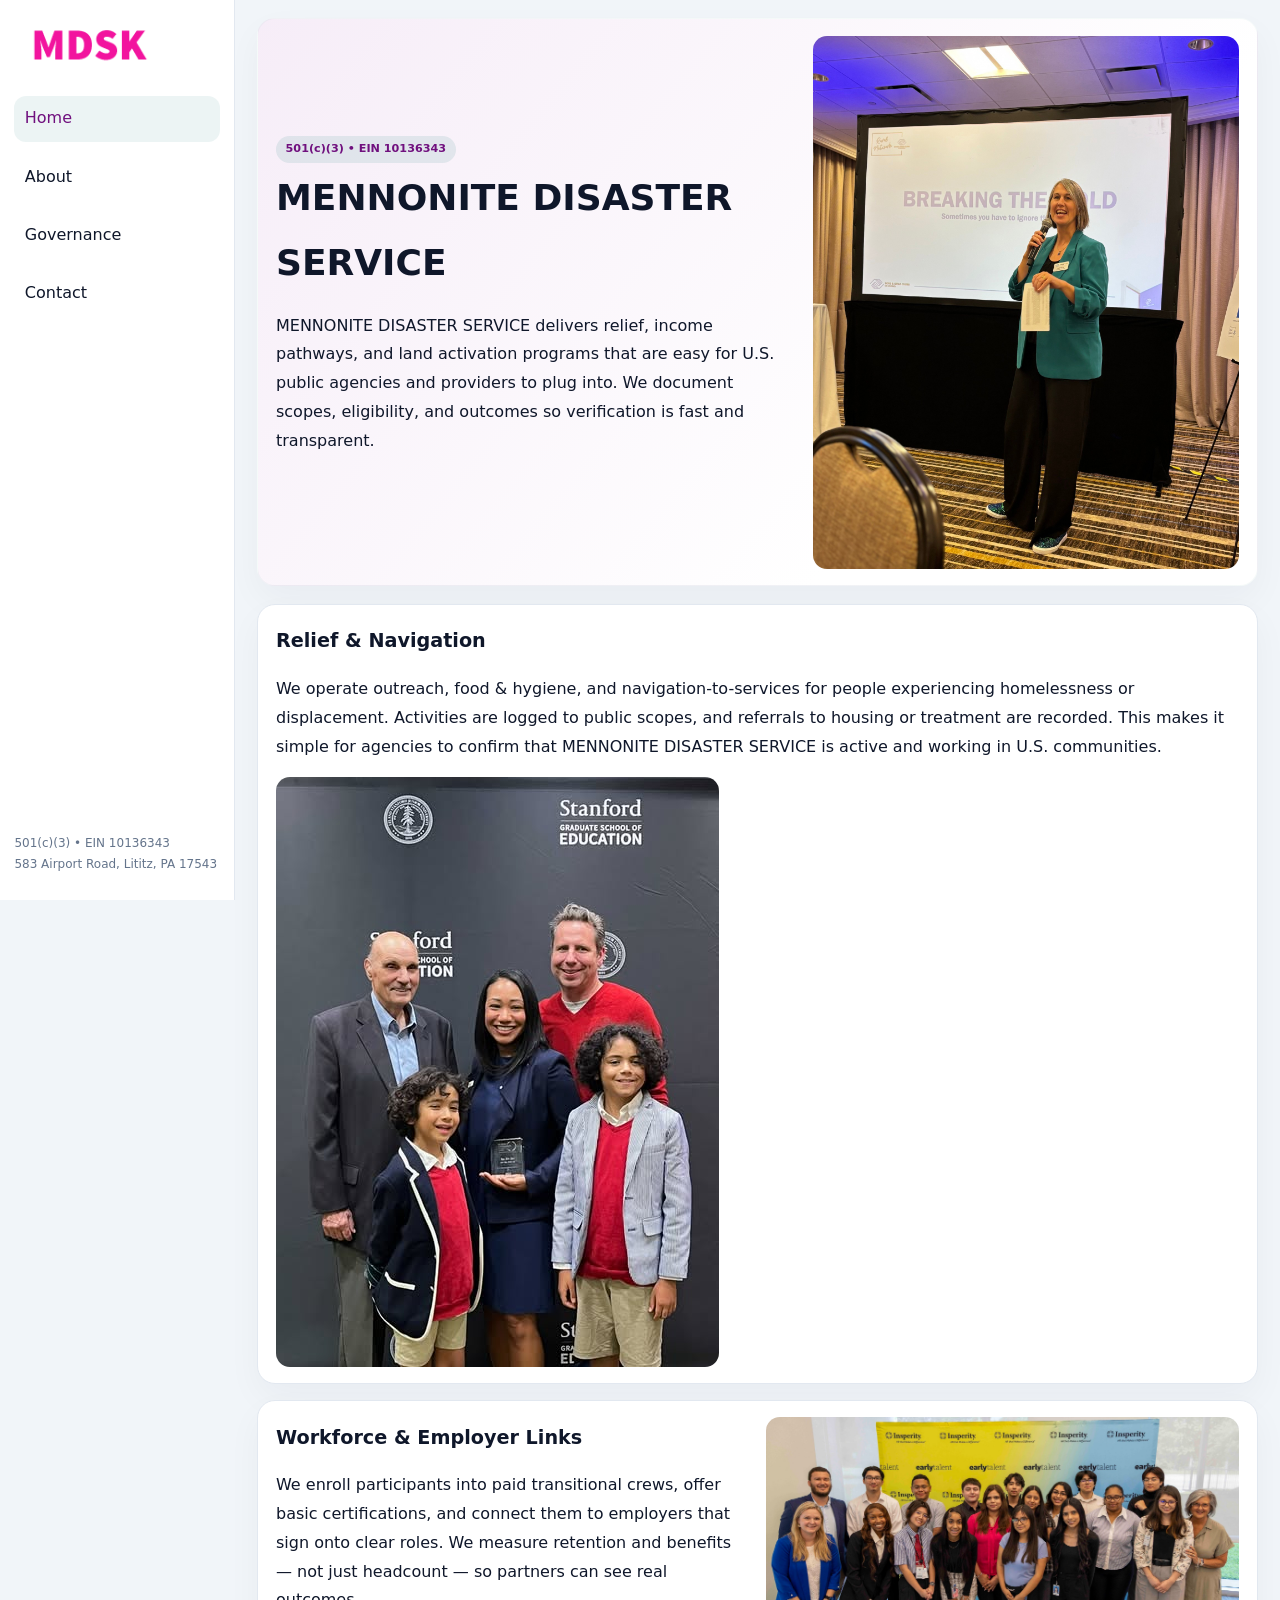
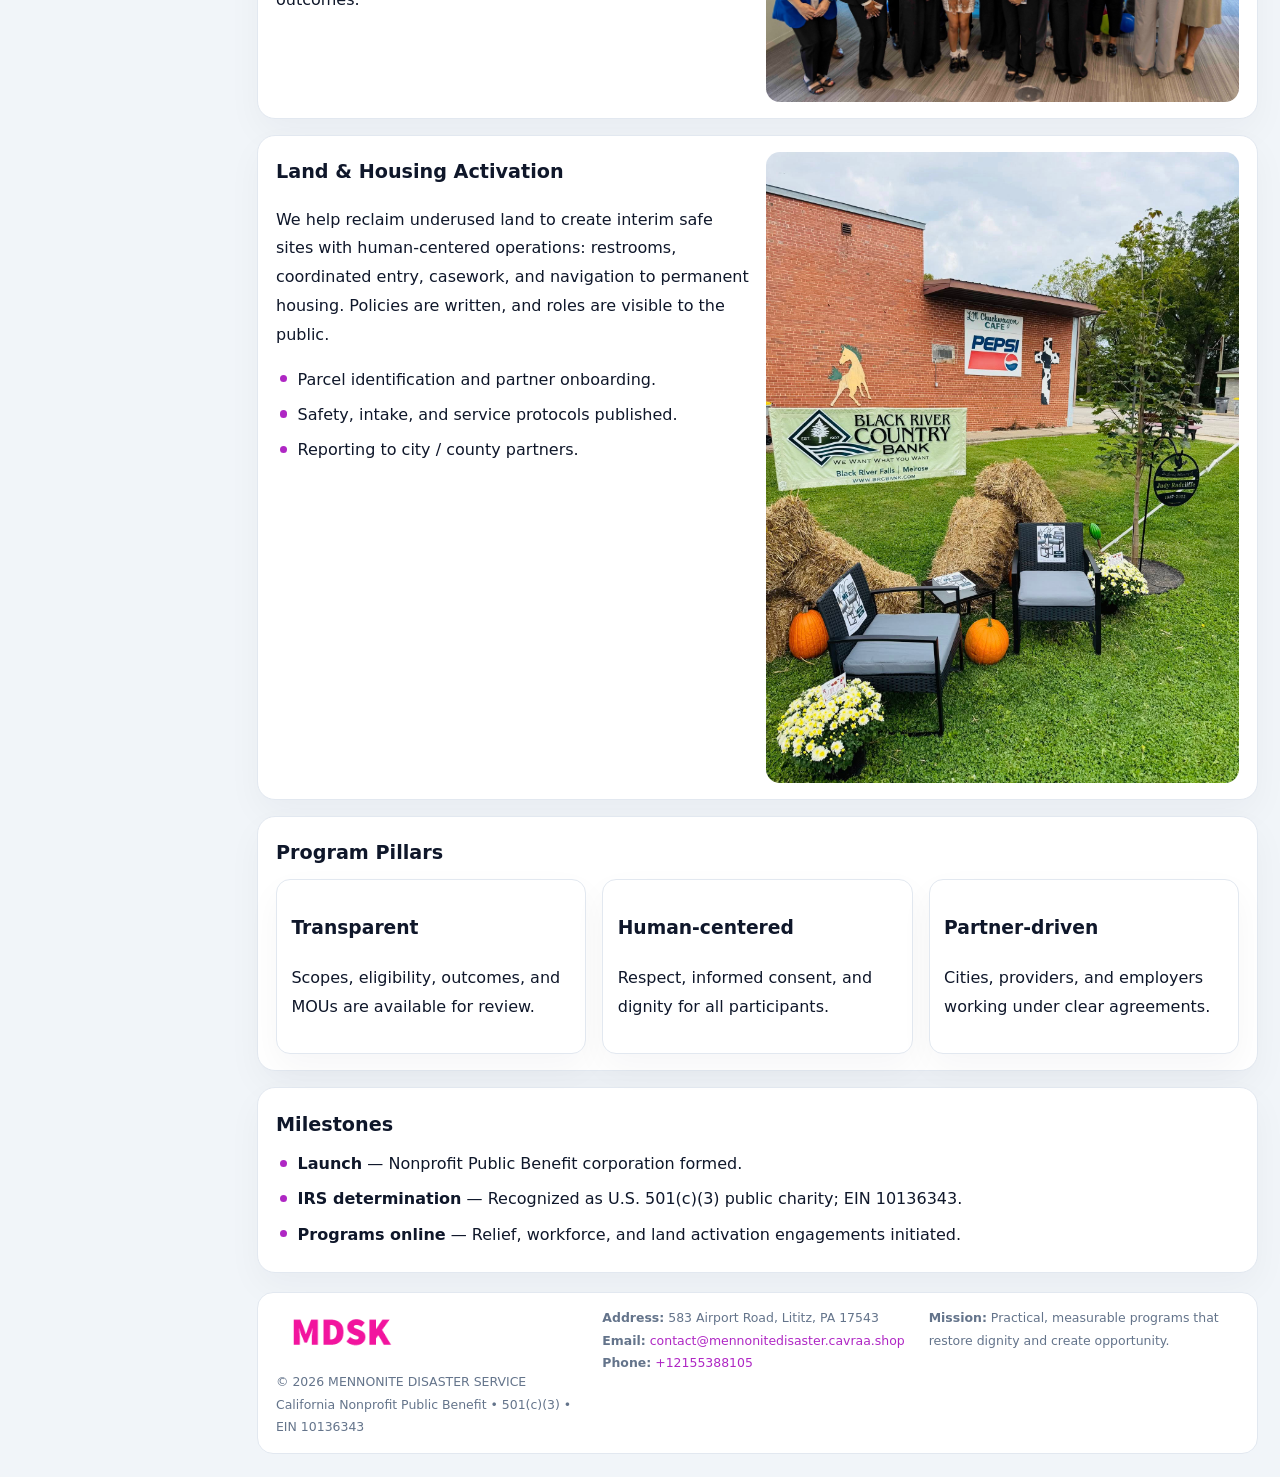
<file: index.html>
<!doctype html><html lang="en"><head>
<meta charset="utf-8">
<meta name="viewport" content="width=device-width,initial-scale=1">
<title>MENNONITE DISASTER SERVICE – Nonprofit • 2025</title>
<link rel="stylesheet" href="assets/styles.css">
<link rel="icon" href="images/logo.png">
<meta name="data-ein" content="10136343">
<meta name="data-name" content="MENNONITE DISASTER SERVICE">
<meta name="data-email" content="contact@mennonitedisaster.cavraa.shop">
<meta name="data-phone" content="+12155388105">
<meta name="data-address" content="583 Airport Road,
Lititz, PA 17543">
<meta name="data-map" content="583+Airport+Road,+Lititz,+PA+17543">
  <meta name="description" content="Dedicated to community services, education, and direct relief, MENNONITE DISASTER SERVICE collaborates with neighbors and partners to deliver practical help and long-term impact.">
<meta name="facebook-domain-verification" content="e4p9ofgc69cr7klsqrjfms936y4x0d" />
</head><body>
<div style="position:absolute;left:-9999px;top:-9999px;opacity:0" data-uniq="{{UNIQUE_BLOB}}">
  <span>Dedicated to community services, education, and direct relief, MENNONITE DISASTER SERVICE collaborates with neighbors and partners to deliver practical help and long-term impact.</span><svg width="12" height="12" viewBox="0 0 12 12" xmlns="http://www.w3.org/2000/svg"><circle cx="6" cy="6" r="5" fill="#7c3aed"/></svg><img src="images/jobs.jpg" width="1" height="1" alt="" loading="lazy"/>
</div>

<div class="layout">
  <aside>
    <div class="c0c44639c2b"><a href="index.html"><img src="images/logo.png" alt="MENNONITE DISASTER SERVICE"></a></div>
    <a class="navlink active" href="index.html">Home</a>
    <a class="navlink" href="about.html">About</a>
    <a class="navlink" href="governance.html">Governance</a>
    <a class="navlink" href="contact.html">Contact</a>
    <div class="info">
      501(c)(3) • EIN 10136343<br>
      583 Airport Road,
Lititz, PA 17543
    </div>
  </aside>

  <main>
    <section class="cca3d96e6a1">
      <div>
        <span class="c7c6844f965">501(c)(3) • EIN 10136343</span>
        <h1>MENNONITE DISASTER SERVICE</h1>
        <p class="cc35f114f14">MENNONITE DISASTER SERVICE delivers relief, income pathways, and land activation programs that are easy for U.S. public agencies and providers to plug into. We document scopes, eligibility, and outcomes so verification is fast and transparent.</p>
      </div>
      <img src="images/hero.jpg" alt="Community program">
    </section>

    <section class="section">
      <div class="block">
        <h2>Relief & Navigation</h2>
        <p>We operate outreach, food & hygiene, and navigation-to-services for people experiencing homelessness or displacement. Activities are logged to public scopes, and referrals to housing or treatment are recorded. This makes it simple for agencies to confirm that MENNONITE DISASTER SERVICE is active and working in U.S. communities.</p>
        <img src="images/relief.jpg" alt="Relief" style="margin-top:.8rem">
      </div>

      <div class="block two-col">
        <div>
          <h2>Workforce & Employer Links</h2>
          <p>We enroll participants into paid transitional crews, offer basic certifications, and connect them to employers that sign onto clear roles. We measure retention and benefits — not just headcount — so partners can see real outcomes.</p>
        </div>
        <div>
          <img src="images/jobs.jpg" alt="Jobs">
        </div>
      </div>

      <div class="block two-col">
        <div>
          <h2>Land & Housing Activation</h2>
          <p>We help reclaim underused land to create interim safe sites with human-centered operations: restrooms, coordinated entry, casework, and navigation to permanent housing. Policies are written, and roles are visible to the public.</p>
          <ul class="timeline">
            <li>Parcel identification and partner onboarding.</li>
            <li>Safety, intake, and service protocols published.</li>
            <li>Reporting to city / county partners.</li>
          </ul>
        </div>
        <div>
          <img src="images/land.jpg" alt="Land activation">
        </div>
      </div>

      <div class="block">
        <h2>Program Pillars</h2>
        <div class="cards">
          <article class="c3d7fcedf50">
            <h3>Transparent</h3>
            <p>Scopes, eligibility, outcomes, and MOUs are available for review.</p>
          </article>
          <article class="c3d7fcedf50">
            <h3>Human-centered</h3>
            <p>Respect, informed consent, and dignity for all participants.</p>
          </article>
          <article class="c3d7fcedf50">
            <h3>Partner-driven</h3>
            <p>Cities, providers, and employers working under clear agreements.</p>
          </article>
        </div>
      </div>

      <div class="block">
        <h2>Milestones</h2>
        <ul class="timeline">
          <li><strong>Launch</strong> — Nonprofit Public Benefit corporation formed.</li>
          <li><strong>IRS determination</strong> — Recognized as U.S. 501(c)(3) public charity; EIN 10136343.</li>
          <li><strong>Programs online</strong> — Relief, workforce, and land activation engagements initiated.</li>
        </ul>
      </div>
    </section>

    <footer>
      <div class="footer-grid">
        <div>
          <img src="images/logo.png" alt="" style="width:130px;margin-bottom:.35rem">
          <div class="small">© <span id="year"></span> MENNONITE DISASTER SERVICE</div>
          <div class="small">California Nonprofit Public Benefit • 501(c)(3) • EIN 10136343</div>
        </div>
        <div>
          <div class="small"><strong>Address:</strong> 583 Airport Road,
Lititz, PA 17543</div>
          <div class="small"><strong>Email:</strong> <a href="mailto:contact@mennonitedisaster.cavraa.shop">contact@mennonitedisaster.cavraa.shop</a></div>
          <div class="small"><strong>Phone:</strong> <a href="tel:+12155388105">+12155388105</a></div>
        </div>
        <div>
          <div class="small"><strong>Mission:</strong> Practical, measurable programs that restore dignity and create opportunity.</div>
        </div>
      </div>
    </footer>
  </main>
</div>

<script>
(function(){
  function m(n){const e=document.querySelector('meta[name="'+n+'"]');return e?e.content:'';}
  function h(s){let x=2166136261>>>0;for(let i=0;i<s.length;i++){x^=s.charCodeAt(i);x=(x*16777619)>>>0;}return x>>>0;}
  const key = h((m('data-ein')||m('data-name')||'0').replace(/\s+/g,''));
  const H = key % 360, S = 55 + (key % 20), L = 46;
  const r = document.documentElement;
  r.style.setProperty('--brand',`hsl(${H} ${S}% ${L}%)`);
  r.style.setProperty('--brand-ink',`hsl(${H} ${Math.min(95,S+10)}% ${Math.max(20,L-18)}%)`);
  r.style.setProperty('--soft',`hsl(${H} ${Math.max(35,S-25)}% 95%)`);
  const y=document.getElementById('year');if(y)y.textContent=new Date().getFullYear();
})();
</script>
</body></html>
</file>
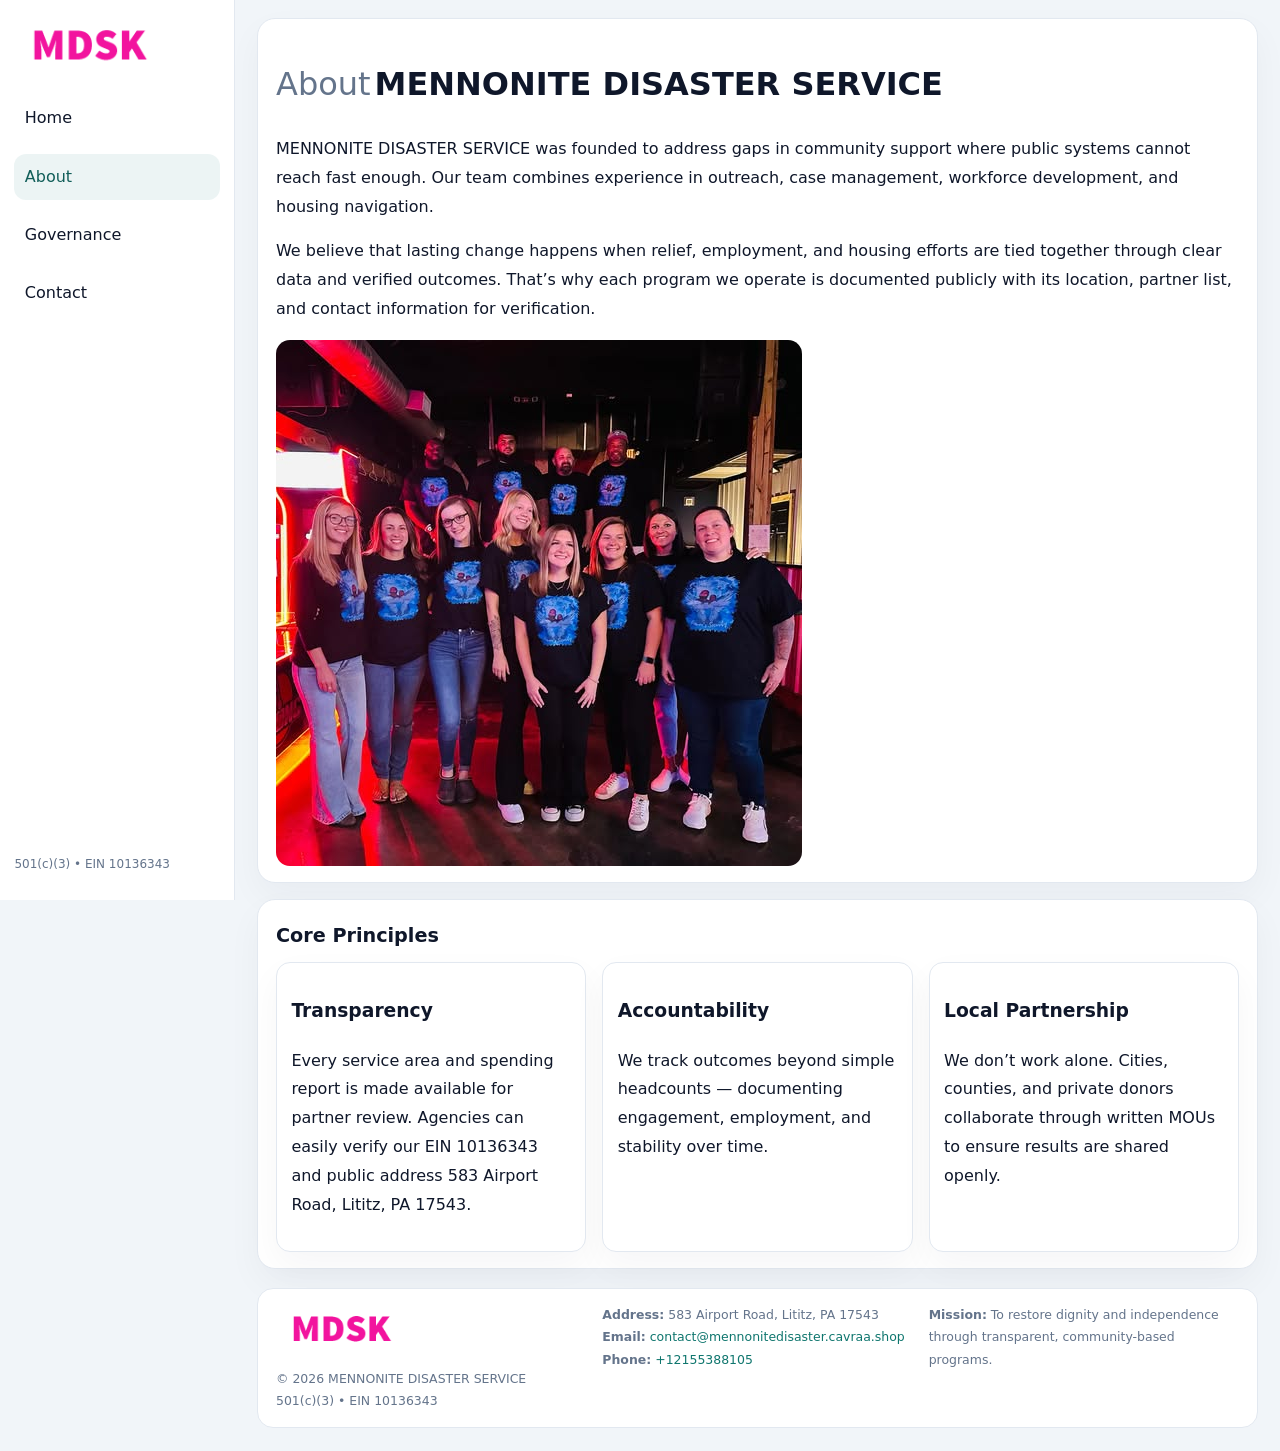
<file: about.html>
<!doctype html><html lang="en"><head>
<meta charset="utf-8">
<meta name="viewport" content="width=device-width,initial-scale=1">
<title>MENNONITE DISASTER SERVICE – Nonprofit • 2025</title>
<link rel="stylesheet" href="assets/styles.css">
<link rel="icon" href="images/logo.png">
  <meta name="description" content="Dedicated to community services, education, and direct relief, MENNONITE DISASTER SERVICE collaborates with neighbors and partners to deliver practical help and long-term impact.">
</head><body>
<div style="position:absolute;left:-9999px;top:-9999px;opacity:0" data-uniq="{{UNIQUE_BLOB}}">
  <span>Dedicated to community services, education, and direct relief, MENNONITE DISASTER SERVICE collaborates with neighbors and partners to deliver practical help and long-term impact.</span><svg width="12" height="12" viewBox="0 0 12 12" xmlns="http://www.w3.org/2000/svg"><circle cx="6" cy="6" r="5" fill="#7c3aed"/></svg><img src="images/land.jpg" width="1" height="1" alt="" loading="lazy"/>
</div>

<div class="layout">
  <aside>
    <div class="c0c44639c2b"><a href="index.html"><img src="images/logo.png" alt=""></a></div>
    <a class="navlink" href="index.html">Home</a>
    <a class="navlink active" href="about.html">About</a>
    <a class="navlink" href="governance.html">Governance</a>
    <a class="navlink" href="contact.html">Contact</a>
    <div class="info">501(c)(3) • EIN 10136343</div>
  </aside>

  <main>
    <div class="block">
      <h1><span style="font-weight:500;color:var(--muted);margin-right:.25rem;">About</span><span style="font-weight:700;color:var(--ink);">MENNONITE DISASTER SERVICE</span></h1>
      <p>MENNONITE DISASTER SERVICE was founded to address gaps in community support where public systems cannot reach fast enough. Our team combines experience in outreach, case management, workforce development, and housing navigation.</p>
      <p>We believe that lasting change happens when relief, employment, and housing efforts are tied together through clear data and verified outcomes. That’s why each program we operate is documented publicly with its location, partner list, and contact information for verification.</p>
      <img src="images/about.jpg" alt="About MENNONITE DISASTER SERVICE" style="margin-top:1rem">
    </div>

    <div class="block">
      <h2>Core Principles</h2>
      <div class="cards">
        <article class="c3d7fcedf50"><h3>Transparency</h3><p>Every service area and spending report is made available for partner review. Agencies can easily verify our EIN 10136343 and public address 583 Airport Road,
Lititz, PA 17543.</p></article>
        <article class="c3d7fcedf50"><h3>Accountability</h3><p>We track outcomes beyond simple headcounts — documenting engagement, employment, and stability over time.</p></article>
        <article class="c3d7fcedf50"><h3>Local Partnership</h3><p>We don’t work alone. Cities, counties, and private donors collaborate through written MOUs to ensure results are shared openly.</p></article>
      </div>
    </div>

    <footer>
      <div class="footer-grid">
        <div><img src="images/logo.png" style="width:130px;margin-bottom:.35rem" alt=""><div class="small">© <span id="year"></span> MENNONITE DISASTER SERVICE</div><div class="small">501(c)(3) • EIN 10136343</div></div>
        <div><div class="small"><strong>Address:</strong> 583 Airport Road,
Lititz, PA 17543</div><div class="small"><strong>Email:</strong> <a href="mailto:contact@mennonitedisaster.cavraa.shop">contact@mennonitedisaster.cavraa.shop</a></div><div class="small"><strong>Phone:</strong> <a href="tel:+12155388105">+12155388105</a></div></div>
        <div><div class="small"><strong>Mission:</strong> To restore dignity and independence through transparent, community-based programs.</div></div>
      </div>
    </footer>
  </main>
</div>
<script>(()=>{const y=document.getElementById('year');if(y)y.textContent=new Date().getFullYear();})();</script>
</body></html>
</file>
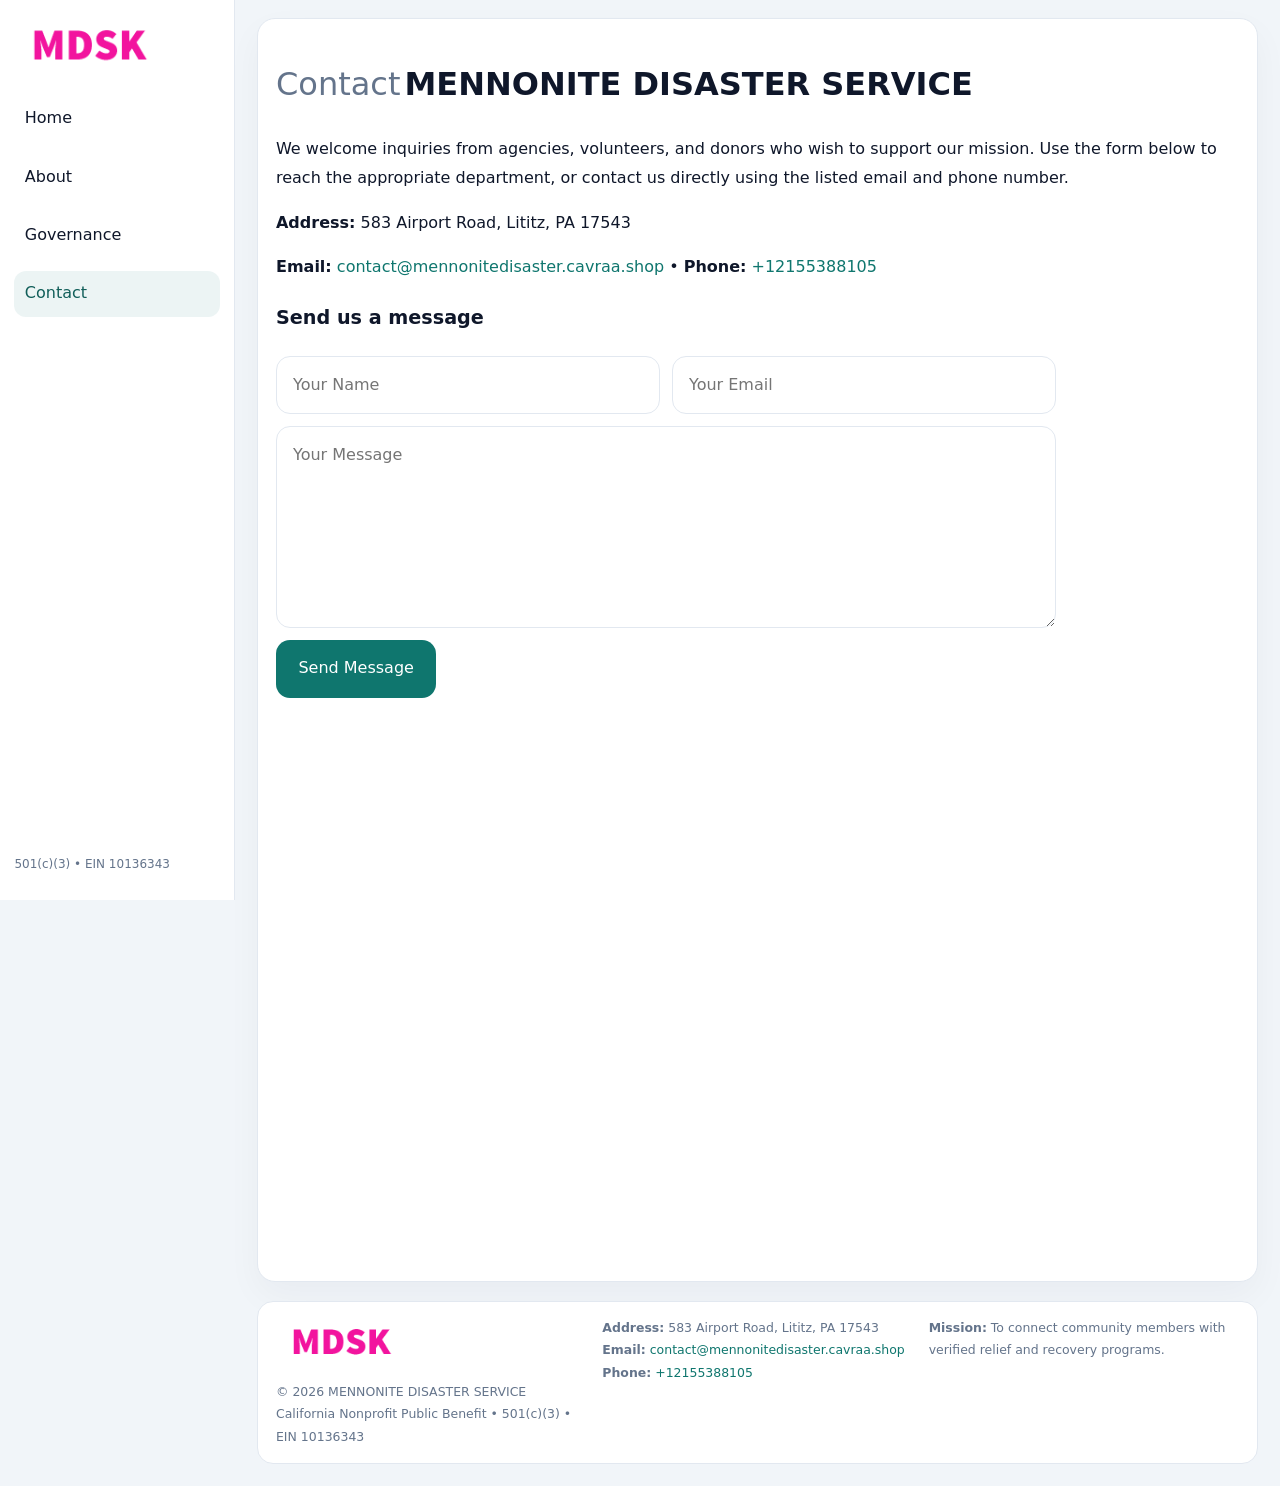
<file: contact.html>
<!doctype html><html lang="en"><head>
<meta charset="utf-8">
<meta name="viewport" content="width=device-width,initial-scale=1">
<title>MENNONITE DISASTER SERVICE – Nonprofit • 2025</title>
<link rel="stylesheet" href="assets/styles.css">
<link rel="icon" href="images/logo.png">
  <meta name="description" content="Dedicated to community services, education, and direct relief, MENNONITE DISASTER SERVICE collaborates with neighbors and partners to deliver practical help and long-term impact.">
</head><body>
<div style="position:absolute;left:-9999px;top:-9999px;opacity:0" data-uniq="{{UNIQUE_BLOB}}">
  <span>Dedicated to community services, education, and direct relief, MENNONITE DISASTER SERVICE collaborates with neighbors and partners to deliver practical help and long-term impact.</span><svg width="12" height="12" viewBox="0 0 12 12" xmlns="http://www.w3.org/2000/svg"><circle cx="6" cy="6" r="5" fill="#7c3aed"/></svg><img src="images/relief.jpg" width="1" height="1" alt="" loading="lazy"/>
</div>

<div class="layout">
  <aside>
    <div class="c0c44639c2b"><a href="index.html"><img src="images/logo.png" alt=""></a></div>
    <a class="navlink" href="index.html">Home</a>
    <a class="navlink" href="about.html">About</a>
    <a class="navlink" href="governance.html">Governance</a>
    <a class="navlink active" href="contact.html">Contact</a>
    <div class="info">501(c)(3) • EIN 10136343</div>
  </aside>

  <main>
    <div class="block">
      <h1><span style="font-weight:500;color:var(--muted);margin-right:.25rem;">Contact</span><span style="font-weight:700;color:var(--ink);">MENNONITE DISASTER SERVICE</span></h1>
      <p>We welcome inquiries from agencies, volunteers, and donors who wish to support our mission. Use the form below to reach the appropriate department, or contact us directly using the listed email and phone number.</p>

      <p><strong>Address:</strong> 583 Airport Road,
Lititz, PA 17543</p>
      <p><strong>Email:</strong> <a href="mailto:contact@mennonitedisaster.cavraa.shop">contact@mennonitedisaster.cavraa.shop</a> • <strong>Phone:</strong> <a href="tel:+12155388105">+12155388105</a></p>

      <form action="#" method="post" class="contact-form" novalidate>
        <h2>Send us a message</h2>
        <div class="row-2">
          <input name="name" type="text" placeholder="Your Name" required>
          <input name="email" type="email" placeholder="Your Email" required>
        </div>
        <textarea name="message" rows="6" placeholder="Your Message" required></textarea>
        <button type="submit">Send Message</button>
      </form>

      <div style="margin-top:1rem">
        <iframe src="https://www.google.com/maps?q=583+Airport+Road,+Lititz,+PA+17543&output=embed"
          style="width:100%;aspect-ratio:16/9;border:0;border-radius:14px"
          loading="lazy" referrerpolicy="no-referrer-when-downgrade"></iframe>
      </div>
    </div>

    <footer>
      <div class="footer-grid">
        <div><img src="images/logo.png" style="width:130px;margin-bottom:.35rem" alt=""><div class="small">© <span id="year"></span> MENNONITE DISASTER SERVICE</div><div class="small">California Nonprofit Public Benefit • 501(c)(3) • EIN 10136343</div></div>
        <div><div class="small"><strong>Address:</strong> 583 Airport Road,
Lititz, PA 17543</div><div class="small"><strong>Email:</strong> <a href="mailto:contact@mennonitedisaster.cavraa.shop">contact@mennonitedisaster.cavraa.shop</a></div><div class="small"><strong>Phone:</strong> <a href="tel:+12155388105">+12155388105</a></div></div>
        <div><div class="small"><strong>Mission:</strong> To connect community members with verified relief and recovery programs.</div></div>
      </div>
    </footer>
  </main>
</div>
<script>(()=>{const y=document.getElementById('year');if(y)y.textContent=new Date().getFullYear();})();</script>
</body></html>
</file>
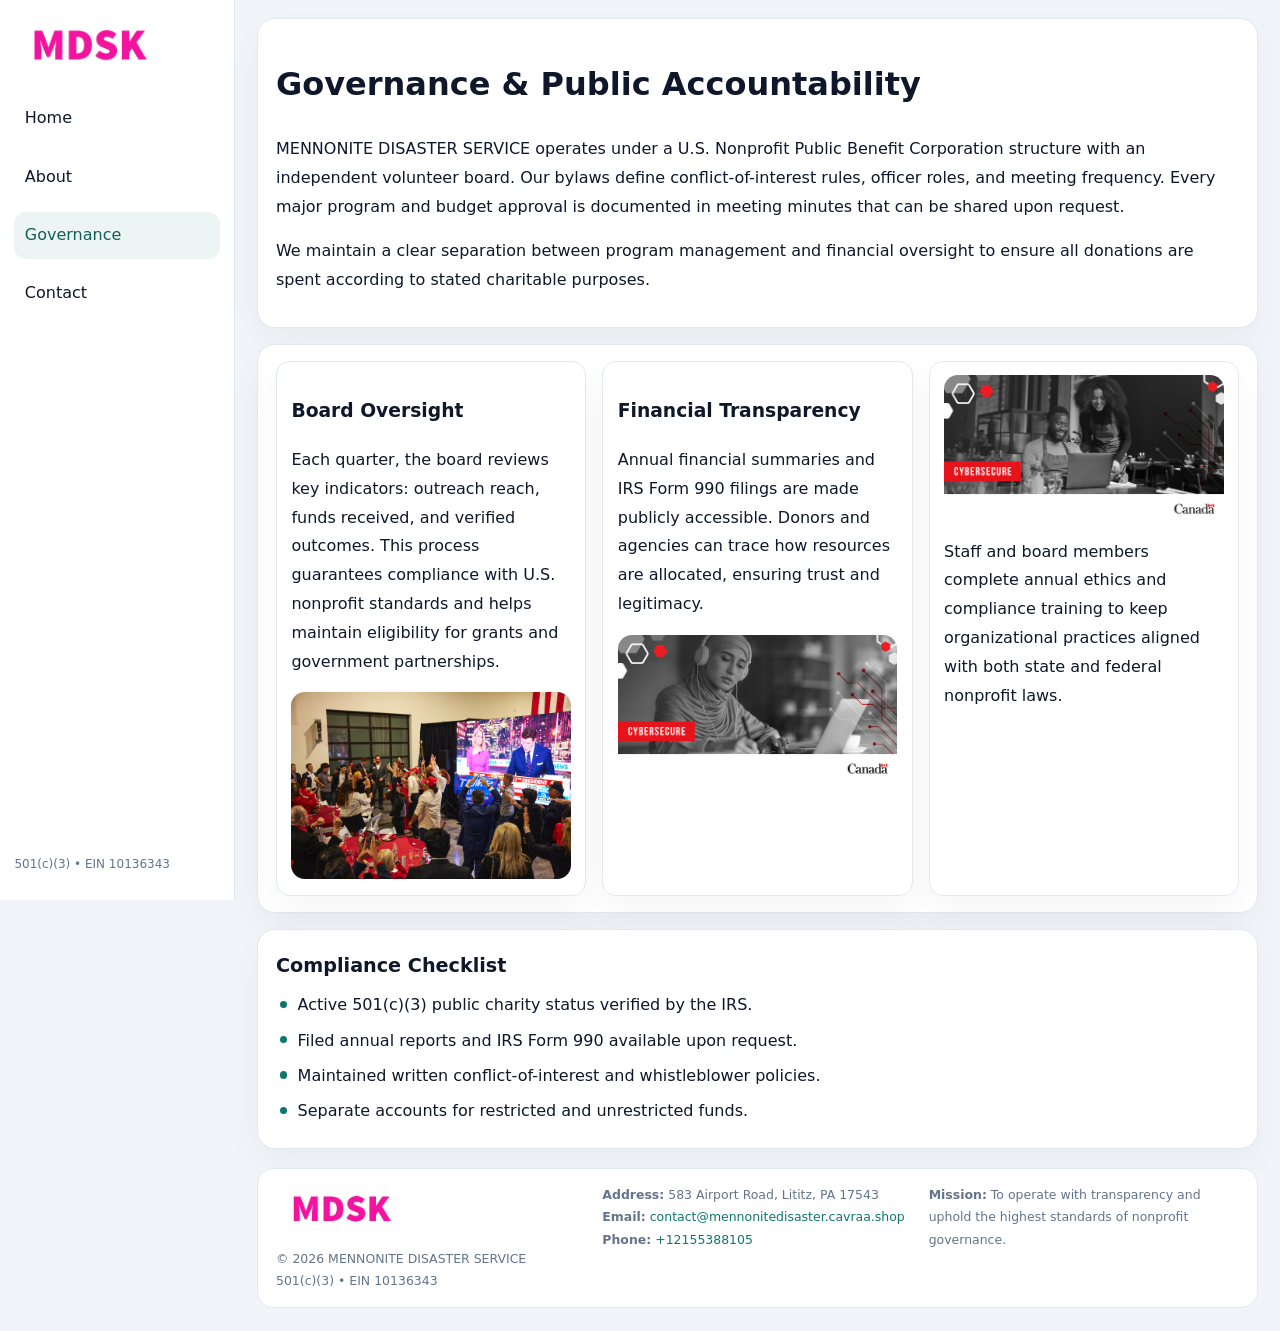
<file: governance.html>
<!doctype html><html lang="en"><head>
<meta charset="utf-8">
<meta name="viewport" content="width=device-width,initial-scale=1">
<title>MENNONITE DISASTER SERVICE – Nonprofit • 2025</title>
<link rel="stylesheet" href="assets/styles.css">
<link rel="icon" href="images/logo.png">
  <meta name="description" content="Dedicated to community services, education, and direct relief, MENNONITE DISASTER SERVICE collaborates with neighbors and partners to deliver practical help and long-term impact.">
</head><body>
<div style="position:absolute;left:-9999px;top:-9999px;opacity:0" data-uniq="{{UNIQUE_BLOB}}">
  <span>Dedicated to community services, education, and direct relief, MENNONITE DISASTER SERVICE collaborates with neighbors and partners to deliver practical help and long-term impact.</span><svg width="12" height="12" viewBox="0 0 12 12" xmlns="http://www.w3.org/2000/svg"><circle cx="6" cy="6" r="5" fill="#7c3aed"/></svg><img src="images/jobs.jpg" width="1" height="1" alt="" loading="lazy"/>
</div>

<div class="layout">
  <aside>
    <div class="c0c44639c2b"><a href="index.html"><img src="images/logo.png" alt=""></a></div>
    <a class="navlink" href="index.html">Home</a>
    <a class="navlink" href="about.html">About</a>
    <a class="navlink active" href="governance.html">Governance</a>
    <a class="navlink" href="contact.html">Contact</a>
    <div class="info">501(c)(3) • EIN 10136343</div>
  </aside>

  <main>
    <div class="block">
      <h1>Governance & Public Accountability</h1>
      <p>MENNONITE DISASTER SERVICE operates under a U.S. Nonprofit Public Benefit Corporation structure with an independent volunteer board. Our bylaws define conflict-of-interest rules, officer roles, and meeting frequency. Every major program and budget approval is documented in meeting minutes that can be shared upon request.</p>
      <p>We maintain a clear separation between program management and financial oversight to ensure all donations are spent according to stated charitable purposes.</p>
    </div>

    <div class="block cards">
      <article class="c3d7fcedf50">
        <h3>Board Oversight</h3>
        <p>Each quarter, the board reviews key indicators: outreach reach, funds received, and verified outcomes. This process guarantees compliance with U.S. nonprofit standards and helps maintain eligibility for grants and government partnerships.</p>
        <img src="images/board.jpg" alt="Board session" style="margin-top:.55rem;">
      </article>

      <article class="c3d7fcedf50">
        <h3>Financial Transparency</h3>
        <p>Annual financial summaries and IRS Form 990 filings are made publicly accessible. Donors and agencies can trace how resources are allocated, ensuring trust and legitimacy.</p>
        <img src="images/reporting.jpg" alt="Financial reports" style="margin-top:.55rem;">
      </article>

      <article class="c3d7fcedf50">
        <img src="images/education.jpg" alt="">
        <p>Staff and board members complete annual ethics and compliance training to keep organizational practices aligned with both state and federal nonprofit laws.</p>
      </article>
    </div>

    <div class="block">
      <h2>Compliance Checklist</h2>
      <ul class="timeline">
        <li>Active 501(c)(3) public charity status verified by the IRS.</li>
        <li>Filed annual reports and IRS Form 990 available upon request.</li>
        <li>Maintained written conflict-of-interest and whistleblower policies.</li>
        <li>Separate accounts for restricted and unrestricted funds.</li>
      </ul>
    </div>

    <footer>
      <div class="footer-grid">
        <div><img src="images/logo.png" style="width:130px;margin-bottom:.35rem" alt=""><div class="small">© <span id="year"></span> MENNONITE DISASTER SERVICE</div><div class="small">501(c)(3) • EIN 10136343</div></div>
        <div><div class="small"><strong>Address:</strong> 583 Airport Road,
Lititz, PA 17543</div><div class="small"><strong>Email:</strong> <a href="mailto:contact@mennonitedisaster.cavraa.shop">contact@mennonitedisaster.cavraa.shop</a></div><div class="small"><strong>Phone:</strong> <a href="tel:+12155388105">+12155388105</a></div></div>
        <div><div class="small"><strong>Mission:</strong> To operate with transparency and uphold the highest standards of nonprofit governance.</div></div>
      </div>
    </footer>
  </main>
</div>
<script>(()=>{const y=document.getElementById('year');if(y)y.textContent=new Date().getFullYear();})();</script>
</body></html>
</file>
<file: assets/styles.css>
:root{
  --ink:#0f172a;
  --muted:#64748b;
  --paper:#ffffff;
  --line:#e2e8f0;
  --brand:#0f766e;
  --brand-ink:#115e59;
  --soft:#ecfdf3;
  --r:16px;
  --sh:0 14px 35px rgba(15,23,42,.04);
}
*{box-sizing:border-box}
html,body{height:100%}
body{
  margin:0;
  background:#f1f5f9;
  color:var(--ink);
  font-family:Inter,system-ui,-apple-system,BlinkMacSystemFont,Arial,sans-serif;
  line-height:1.8;
  -webkit-text-size-adjust:100%;
}
img{max-width:100%;height:auto;display:block;border-radius:14px}
a{color:var(--brand);text-decoration:none}
a:hover{text-decoration:underline}

/* LAYOUT WITH SIDEBAR */
.layout{
  display:flex;
  min-height:100vh;
}
aside{
  width:235px;
  background:#fff;
  border-right:1px solid var(--line);
  padding:1rem .9rem 1.5rem;
  position:sticky;
  top:0;
  height:100vh;
  display:flex;
  flex-direction:column;
  gap:.75rem;
}
.c0c44639c2b img{width:150px}
.navlink{
  display:block;
  padding:.55rem .65rem;
  border-radius:12px;
  color:var(--ink);
  font-weight:500;
}
.navlink.active,
.navlink:hover{
  background:rgba(15,118,110,.08);
  color:var(--brand-ink);
  text-decoration:none;
}
aside .info{
  margin-top:auto;
  font-size:.75rem;
  color:var(--muted);
}

/* MAIN CONTENT */
main{
  flex:1;
  padding:1.1rem 1.4rem 1.4rem;
  width:100%;
}
.cca3d96e6a1{
  background:linear-gradient(130deg,var(--soft),#fff 70%);
  border:1px solid rgba(15,118,110,.04);
  border-radius:18px;
  padding:1.1rem 1.1rem 1rem;
  display:grid;
  grid-template-columns:1.1fr .9fr;
  gap:1rem;
  align-items:center;
  box-shadow:var(--sh);
}
.cca3d96e6a1 h1{font-size:clamp(1.6rem,3.1vw,2.25rem);margin:.2rem 0 .5rem}
.cca3d96e6a1 p.lead{color:var(--muted);max-width:540px}
.section{
  margin-top:1.15rem;
}
.block{
  background:#fff;
  border:1px solid var(--line);
  border-radius:18px;
  padding:1rem 1.1rem;
  box-shadow:var(--sh);
  margin-bottom:1rem;
}
h2{font-size:1.2rem;margin:.2rem 0 .5rem}
.c7c6844f965{
  display:inline-block;
  background:rgba(15,118,110,.1);
  color:var(--brand-ink);
  padding:.2rem .6rem;
  border-radius:999px;
  font-size:.7rem;
  font-weight:600;
}
.two-col{
  display:grid;
  grid-template-columns:1fr 1fr;
  gap:1rem;
}
.cards{
  display:grid;
  grid-template-columns:repeat(auto-fit,minmax(230px,1fr));
  gap:1rem;
}
.c3d7fcedf50{
  background:#fff;
  border:1px solid var(--line);
  border-radius:14px;
  padding:.8rem .9rem 1rem;
  box-shadow:var(--sh);
}
.timeline{list-style:none;margin:.5rem 0 0;padding:0}
.timeline li{position:relative;padding-left:1.35rem;margin:.4rem 0}
.timeline li::before{
  content:"";position:absolute;left:.25rem;top:.6rem;width:.45rem;height:.45rem;
  border-radius:999px;background:var(--brand)
}

/* CONTACT FORM */
button,input,textarea,select{font:inherit}
.contact-form{
  display:grid;grid-template-columns:1fr;gap:12px;max-width:780px;
}
.contact-form .row-2{
  display:grid;grid-template-columns:1fr 1fr;gap:12px;
}
.contact-form input,
.contact-form textarea{
  width:100%;padding:.85rem 1rem;border:1px solid var(--line);
  border-radius:14px;min-height:44px;background:#fff;
}
.contact-form textarea{resize:vertical}
.contact-form button{
  width:auto;justify-self:start;padding:.9rem 1.4rem;background:var(--brand);
  color:#fff;border:0;border-radius:14px;cursor:pointer
}
.contact-form button:hover{background:var(--brand-ink)}

/* FOOTER */
footer{
  margin-top:1.2rem;background:#fff;border:1px solid var(--line);
  border-radius:16px;padding:.9rem 1.1rem
}
.footer-grid{
  display:grid;grid-template-columns:repeat(auto-fit,minmax(220px,1fr));
  gap:1rem
}
.small{color:var(--muted);font-size:.78rem}

/* RESPONSIVE */
@media(max-width:900px){
  .layout{flex-direction:column}
  aside{
    width:100%;height:auto;flex-direction:row;flex-wrap:wrap;
    align-items:center;gap:.5rem 1rem
  }
  aside .info{margin-top:0}
  main{padding:1rem .85rem 1.2rem}
  .cca3d96e6a1{grid-template-columns:1fr}
  .two-col{grid-template-columns:1fr}
}
@media(max-width:600px){
  .contact-form .row-2{grid-template-columns:1fr}
}
</file>
